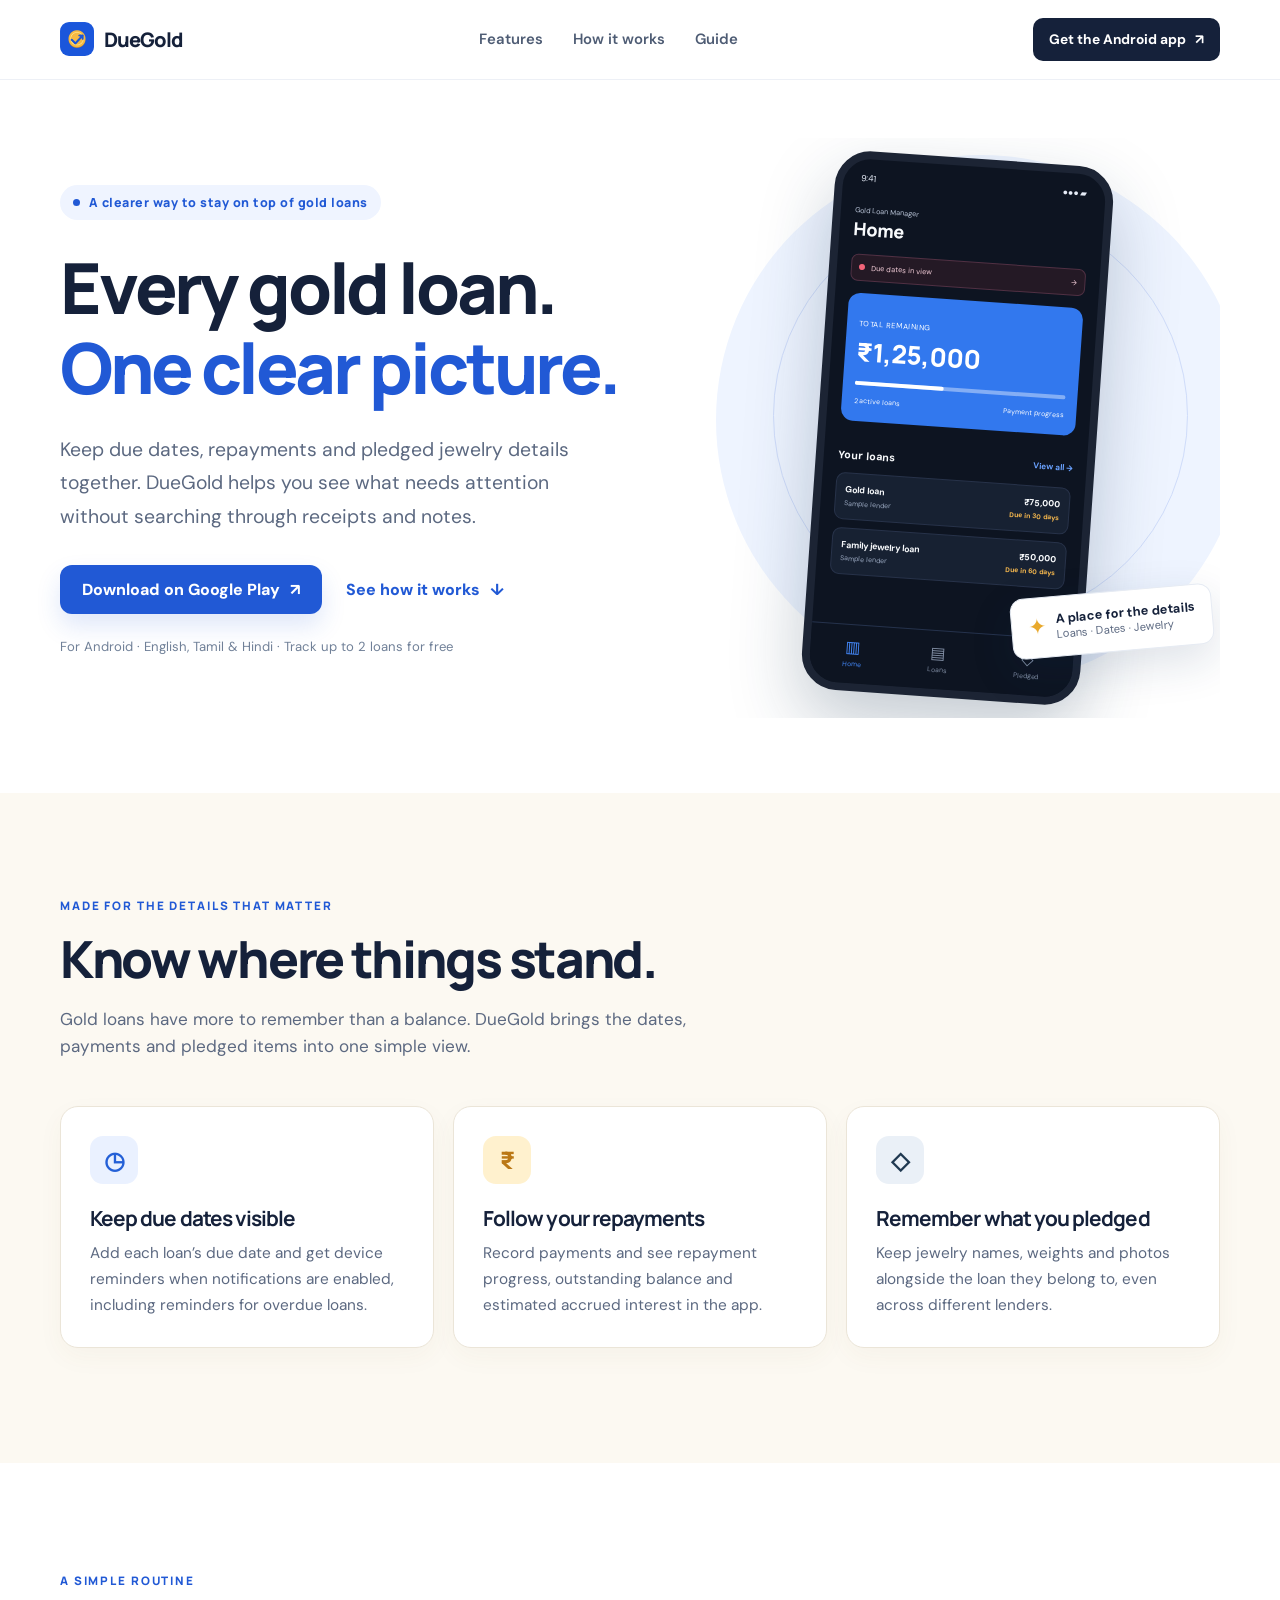
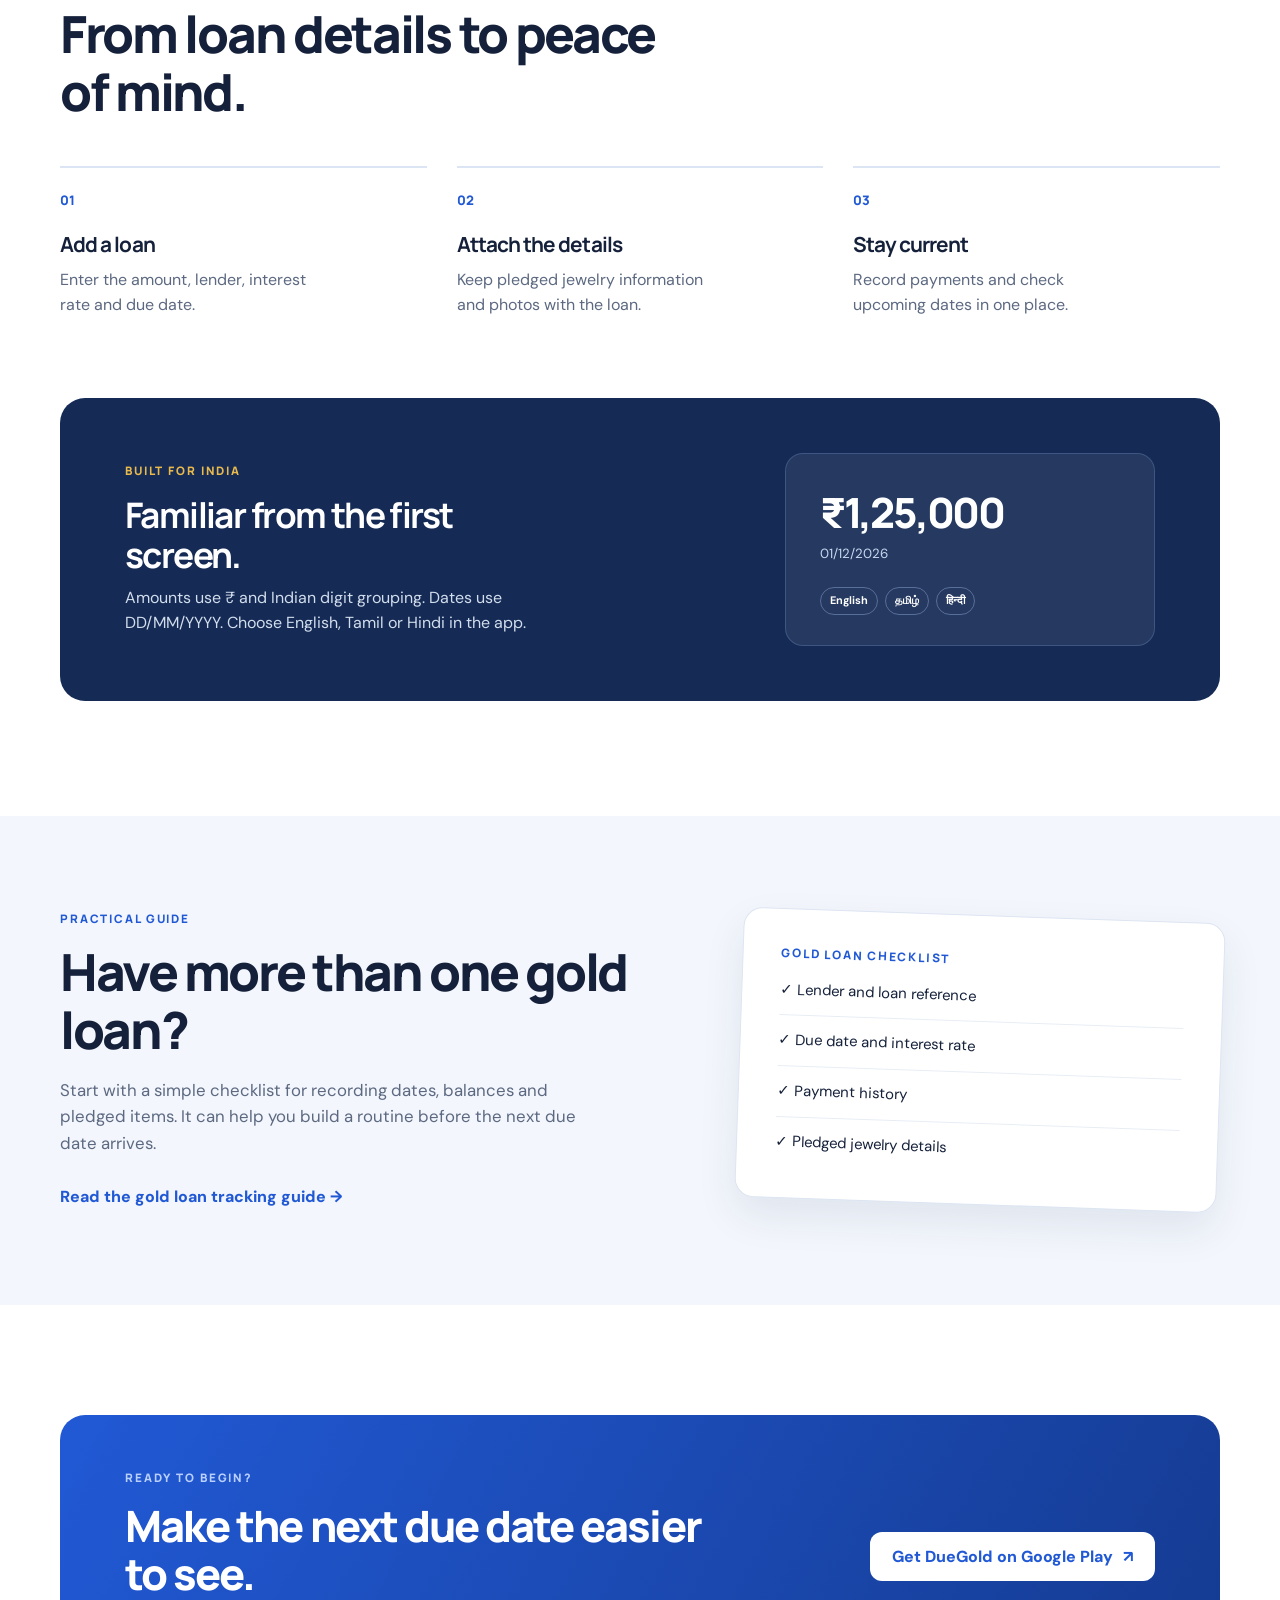
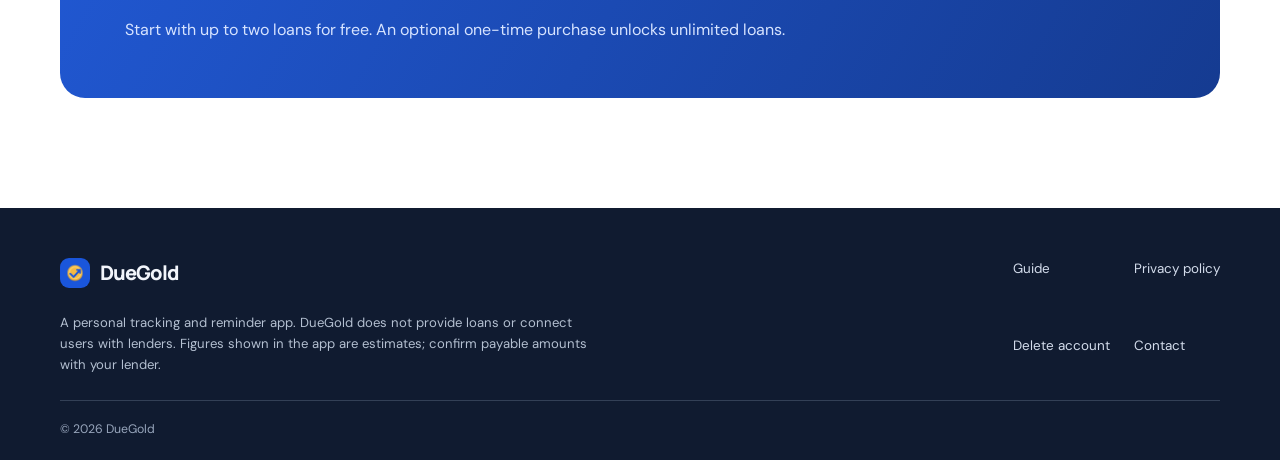
<file: index.html>
<!doctype html>
<html lang="en-IN">
<head>
  <meta charset="utf-8">
  <meta name="viewport" content="width=device-width, initial-scale=1">
  <meta name="google-site-verification" content="Ffd6RUk6Vsh6X3UzP-5JB0_w6zdwFNyDLYtehbl4Mmo">
  <title>DueGold — Gold Loan Tracker for India | Due Dates, Payments & Jewelry</title>
  <meta name="description" content="Track gold loan due dates, repayments, estimated interest and pledged jewelry in one place. DueGold is an Android gold loan tracker for India, available in English, Tamil and Hindi.">
  <link rel="canonical" href="https://docs.sathyadev.in/">
  <link rel="icon" href="/assets/icon.png" type="image/png">
  <link rel="stylesheet" href="/assets/style.css">
  <meta property="og:type" content="website">
  <meta property="og:title" content="DueGold — Keep every gold loan in view">
  <meta property="og:description" content="Track due dates, repayments and pledged jewelry with DueGold for Android.">
  <meta property="og:url" content="https://docs.sathyadev.in/">
  <meta property="og:image" content="https://docs.sathyadev.in/assets/icon.png">
  <script type="application/ld+json">{"@context":"https://schema.org","@type":"SoftwareApplication","name":"DueGold: Gold Loan Tracker","applicationCategory":"FinanceApplication","operatingSystem":"Android","description":"A personal tracker for gold loan due dates, repayments, estimated interest and pledged jewelry.","url":"https://docs.sathyadev.in/","downloadUrl":"https://play.google.com/store/apps/details?id=com.raysathyajith.loantracker"}</script>
</head>
<body>
  <header class="site-header">
    <div class="wrap nav">
      <a class="brand" href="/" aria-label="DueGold home"><img src="/assets/icon.png" alt="" width="34" height="34"><span>DueGold</span></a>
      <nav aria-label="Main navigation"><a href="#features">Features</a><a href="#how-it-works">How it works</a><a href="/guides/track-gold-loan-due-dates.html">Guide</a></nav>
      <a class="nav-cta" href="https://play.google.com/store/apps/details?id=com.raysathyajith.loantracker">Get the Android app <span aria-hidden="true">↗</span></a>
    </div>
  </header>

  <main>
    <section class="hero wrap">
      <div class="hero-copy">
        <div class="eyebrow"><span class="eyebrow-dot"></span> A clearer way to stay on top of gold loans</div>
        <h1>Every gold loan.<br><em>One clear picture.</em></h1>
        <p class="lead">Keep due dates, repayments and pledged jewelry details together. DueGold helps you see what needs attention without searching through receipts and notes.</p>
        <div class="hero-actions"><a class="button button-primary" href="https://play.google.com/store/apps/details?id=com.raysathyajith.loantracker">Download on Google Play <span aria-hidden="true">↗</span></a><a class="button button-text" href="#how-it-works">See how it works <span aria-hidden="true">↓</span></a></div>
        <p class="hero-note">For Android · English, Tamil & Hindi · Track up to 2 loans for free</p>
      </div>
      <div class="hero-art" aria-label="Illustration of a DueGold loan overview using sample information">
        <div class="orbit orbit-one"></div><div class="orbit orbit-two"></div>
        <div class="phone">
          <div class="phone-top"><span>9:41</span><span>●●● ▰</span></div>
          <div class="phone-content">
            <div class="phone-greeting">Gold Loan Manager</div><div class="phone-title">Home</div>
            <div class="phone-alert"><span class="alert-dot"></span> Due dates in view <span>→</span></div>
            <div class="balance-card"><span>TOTAL REMAINING</span><strong>₹1,25,000</strong><div class="balance-track"><i></i></div><div class="balance-bottom"><span>2 active loans</span><span>Payment progress</span></div></div>
            <div class="phone-section-title">Your loans <span>View all →</span></div>
            <div class="sample-loan"><div><strong>Gold loan</strong><small>Sample lender</small></div><div class="loan-value">₹75,000<small>Due in 30 days</small></div></div>
            <div class="sample-loan"><div><strong>Family jewelry loan</strong><small>Sample lender</small></div><div class="loan-value">₹50,000<small>Due in 60 days</small></div></div>
          </div>
          <div class="phone-tabs"><span class="selected">▥<small>Home</small></span><span>▤<small>Loans</small></span><span>◇<small>Pledged</small></span></div>
        </div>
        <div class="float-card"><span>✦</span><div><strong>A place for the details</strong><small>Loans · Dates · Jewelry</small></div></div>
      </div>
    </section>

    <section class="problem-section" id="features"><div class="wrap">
      <div class="section-intro"><span class="kicker">MADE FOR THE DETAILS THAT MATTER</span><h2>Know where things stand.</h2><p>Gold loans have more to remember than a balance. DueGold brings the dates, payments and pledged items into one simple view.</p></div>
      <div class="feature-grid">
        <article class="feature"><div class="feature-icon blue">◷</div><h3>Keep due dates visible</h3><p>Add each loan’s due date and get device reminders when notifications are enabled, including reminders for overdue loans.</p></article>
        <article class="feature"><div class="feature-icon gold">₹</div><h3>Follow your repayments</h3><p>Record payments and see repayment progress, outstanding balance and estimated accrued interest in the app.</p></article>
        <article class="feature"><div class="feature-icon navy">◇</div><h3>Remember what you pledged</h3><p>Keep jewelry names, weights and photos alongside the loan they belong to, even across different lenders.</p></article>
      </div>
    </div></section>

    <section class="flow-section wrap" id="how-it-works"><div class="section-intro narrow"><span class="kicker">A SIMPLE ROUTINE</span><h2>From loan details to peace of mind.</h2></div>
      <div class="steps"><div class="step"><span>01</span><h3>Add a loan</h3><p>Enter the amount, lender, interest rate and due date.</p></div><div class="step"><span>02</span><h3>Attach the details</h3><p>Keep pledged jewelry information and photos with the loan.</p></div><div class="step"><span>03</span><h3>Stay current</h3><p>Record payments and check upcoming dates in one place.</p></div></div>
      <div class="local-card"><div><span class="kicker">BUILT FOR INDIA</span><h3>Familiar from the first screen.</h3><p>Amounts use ₹ and Indian digit grouping. Dates use DD/MM/YYYY. Choose English, Tamil or Hindi in the app.</p></div><div class="local-visual"><span>₹1,25,000</span><small>01/12/2026</small><div class="language-pills"><b>English</b><b>தமிழ்</b><b>हिन्दी</b></div></div></div>
    </section>

    <section class="guide-section"><div class="wrap guide-layout"><div><span class="kicker">PRACTICAL GUIDE</span><h2>Have more than one gold loan?</h2><p>Start with a simple checklist for recording dates, balances and pledged items. It can help you build a routine before the next due date arrives.</p><a class="text-link" href="/guides/track-gold-loan-due-dates.html">Read the gold loan tracking guide <span aria-hidden="true">→</span></a></div><div class="guide-paper" aria-hidden="true"><span>GOLD LOAN CHECKLIST</span><p>✓ Lender and loan reference</p><p>✓ Due date and interest rate</p><p>✓ Payment history</p><p>✓ Pledged jewelry details</p></div></div></section>

    <section class="cta-section wrap"><div><span class="kicker">READY TO BEGIN?</span><h2>Make the next due date easier to see.</h2><p>Start with up to two loans for free. An optional one-time purchase unlocks unlimited loans.</p></div><a class="button button-white" href="https://play.google.com/store/apps/details?id=com.raysathyajith.loantracker">Get DueGold on Google Play <span aria-hidden="true">↗</span></a></section>
  </main>
  <footer><div class="wrap footer-inner"><div><a class="brand" href="/"><img src="/assets/icon.png" alt="" width="30" height="30"><span>DueGold</span></a><p>A personal tracking and reminder app. DueGold does not provide loans or connect users with lenders. Figures shown in the app are estimates; confirm payable amounts with your lender.</p></div><div class="footer-links"><a href="/guides/track-gold-loan-due-dates.html">Guide</a><a href="/privacy-policy.html">Privacy policy</a><a href="/delete-account.html">Delete account</a><a href="mailto:sathyajithray.n@gmail.com">Contact</a></div></div><div class="wrap copyright">© 2026 DueGold</div></footer>
</body>
</html>
</file>
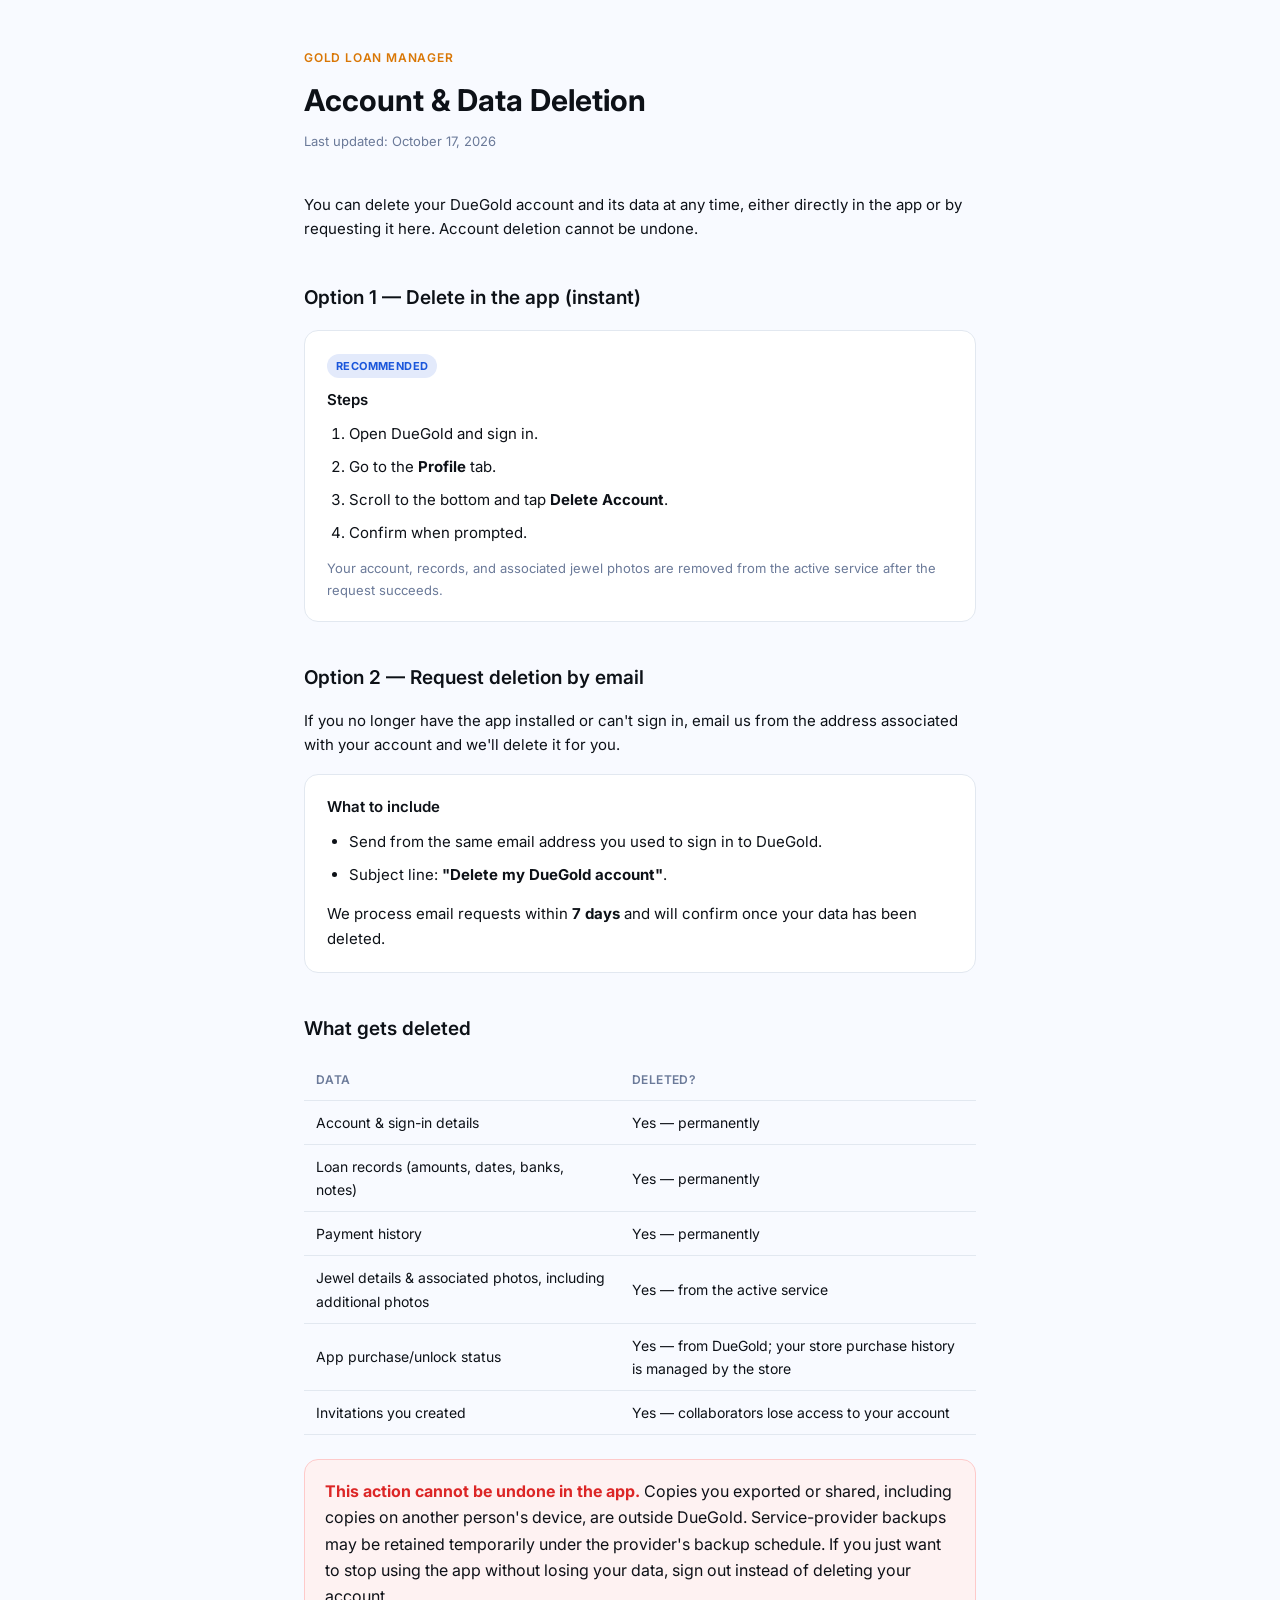
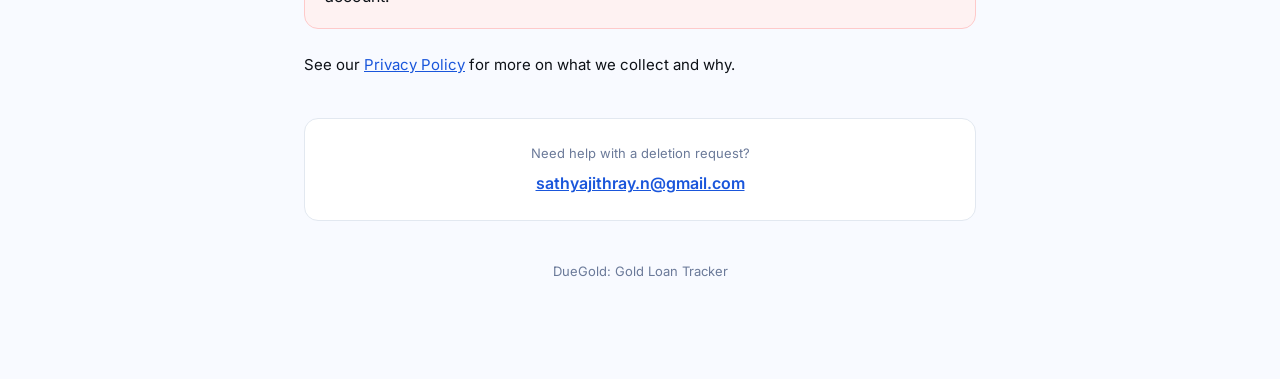
<file: delete-account.html>
<!doctype html>
<html lang="en">
<head>
<meta charset="utf-8">
<meta name="viewport" content="width=device-width, initial-scale=1">
<title>Account & Data Deletion — DueGold: Gold Loan Tracker</title>
<link rel="preconnect" href="https://fonts.googleapis.com">
<link href="https://fonts.googleapis.com/css2?family=Inter:wght@400;500;600;700&display=swap" rel="stylesheet">
<style>
  :root {
    --bg: #f8faff;
    --fg: #0d1117;
    --muted: #6b7a99;
    --card: #ffffff;
    --border: #e2e8f0;
    --primary: #1a56db;
    --accent: #d97706;
    --danger: #dc2626;
    --danger-bg: #fef2f2;
    --danger-border: #fecaca;
  }
  @media (prefers-color-scheme: dark) {
    :root {
      --bg: #0b0f1a;
      --fg: #f1f5f9;
      --muted: #94a3b8;
      --card: #151b28;
      --border: #263143;
      --primary: #3b82f6;
      --accent: #f59e0b;
      --danger: #f87171;
      --danger-bg: #2a1414;
      --danger-border: #5b2323;
    }
  }
  * { box-sizing: border-box; }
  body {
    margin: 0;
    background: var(--bg);
    color: var(--fg);
    font-family: 'Inter', system-ui, -apple-system, sans-serif;
    line-height: 1.65;
  }
  .wrap { max-width: 720px; margin: 0 auto; padding: 48px 24px 96px; }
  .eyebrow { color: var(--accent); font-size: 12px; font-weight: 600; letter-spacing: 0.8px; text-transform: uppercase; margin-bottom: 8px; }
  h1 { font-size: 30px; font-weight: 700; margin: 0 0 6px; }
  .updated { color: var(--muted); font-size: 13px; margin-bottom: 40px; }
  h2 { font-size: 19px; font-weight: 600; margin: 40px 0 12px; }
  p, li { color: var(--fg); font-size: 15px; }
  ul, ol { padding-left: 22px; margin: 10px 0; }
  li { margin-bottom: 8px; }
  a { color: var(--primary); }
  .steps {
    background: var(--card);
    border: 1px solid var(--border);
    border-radius: 14px;
    padding: 20px 22px;
    margin: 16px 0;
  }
  .steps h3 { margin: 0 0 10px; font-size: 15px; font-weight: 600; }
  .badge {
    display: inline-block;
    font-size: 11px;
    font-weight: 700;
    letter-spacing: 0.4px;
    text-transform: uppercase;
    padding: 3px 9px;
    border-radius: 999px;
    background: rgba(26, 86, 219, 0.12);
    color: var(--primary);
    margin-bottom: 10px;
  }
  .danger-box {
    background: var(--danger-bg);
    border: 1px solid var(--danger-border);
    border-radius: 14px;
    padding: 18px 20px;
    margin: 24px 0;
  }
  .danger-box strong { color: var(--danger); }
  .contact {
    background: var(--card);
    border: 1px solid var(--border);
    border-radius: 14px;
    padding: 24px;
    margin-top: 40px;
    text-align: center;
  }
  .contact a { font-weight: 600; }
  footer { margin-top: 40px; color: var(--muted); font-size: 13px; text-align: center; }
  table { width: 100%; border-collapse: collapse; margin: 16px 0; font-size: 14px; }
  th, td { text-align: left; padding: 10px 12px; border-bottom: 1px solid var(--border); }
  th { color: var(--muted); font-weight: 600; font-size: 12px; text-transform: uppercase; letter-spacing: 0.4px; }
</style>
</head>
<body>
<div class="wrap">
  <div class="eyebrow">Gold Loan Manager</div>
  <h1>Account &amp; Data Deletion</h1>
  <div class="updated">Last updated: October 17, 2026</div>

  <p>
    You can delete your DueGold account and its data at any time,
    either directly in the app or by requesting it here. Account deletion cannot be undone.
  </p>

  <h2>Option 1 — Delete in the app (instant)</h2>
  <div class="steps">
    <span class="badge">Recommended</span>
    <h3>Steps</h3>
    <ol>
      <li>Open DueGold and sign in.</li>
      <li>Go to the <strong>Profile</strong> tab.</li>
      <li>Scroll to the bottom and tap <strong>Delete Account</strong>.</li>
      <li>Confirm when prompted.</li>
    </ol>
    <p style="margin-bottom:0; color: var(--muted); font-size: 13px;">
      Your account, records, and associated jewel photos are removed from the active service after the request succeeds.
    </p>
  </div>

  <h2>Option 2 — Request deletion by email</h2>
  <p>
    If you no longer have the app installed or can't sign in, email us from the address associated
    with your account and we'll delete it for you.
  </p>
  <div class="steps">
    <h3>What to include</h3>
    <ul>
      <li>Send from the same email address you used to sign in to DueGold.</li>
      <li>Subject line: <strong>"Delete my DueGold account"</strong>.</li>
    </ul>
    <p style="margin-bottom:0;">
      We process email requests within <strong>7 days</strong> and will confirm once your data has
      been deleted.
    </p>
  </div>

  <h2>What gets deleted</h2>
  <table>
    <tr><th>Data</th><th>Deleted?</th></tr>
    <tr><td>Account &amp; sign-in details</td><td>Yes — permanently</td></tr>
    <tr><td>Loan records (amounts, dates, banks, notes)</td><td>Yes — permanently</td></tr>
    <tr><td>Payment history</td><td>Yes — permanently</td></tr>
    <tr><td>Jewel details &amp; associated photos, including additional photos</td><td>Yes — from the active service</td></tr>
    <tr><td>App purchase/unlock status</td><td>Yes — from DueGold; your store purchase history is managed by the store</td></tr>
    <tr><td>Invitations you created</td><td>Yes — collaborators lose access to your account</td></tr>
  </table>

  <div class="danger-box">
    <strong>This action cannot be undone in the app.</strong> Copies you exported or shared, including
    copies on another person's device, are outside DueGold. Service-provider backups may be retained
    temporarily under the provider's backup schedule. If you just want to stop using the app without
    losing your data, sign out instead of deleting your account.
  </div>

  <p>
    See our <a href="./privacy-policy.html">Privacy Policy</a> for more on what we collect and why.
  </p>

  <div class="contact">
    <div style="margin-bottom:6px; color: var(--muted); font-size: 13px;">Need help with a deletion request?</div>
    <a href="mailto:sathyajithray.n@gmail.com">sathyajithray.n@gmail.com</a>
  </div>

  <footer>DueGold: Gold Loan Tracker</footer>
</div>
</body>
</html>
</file>
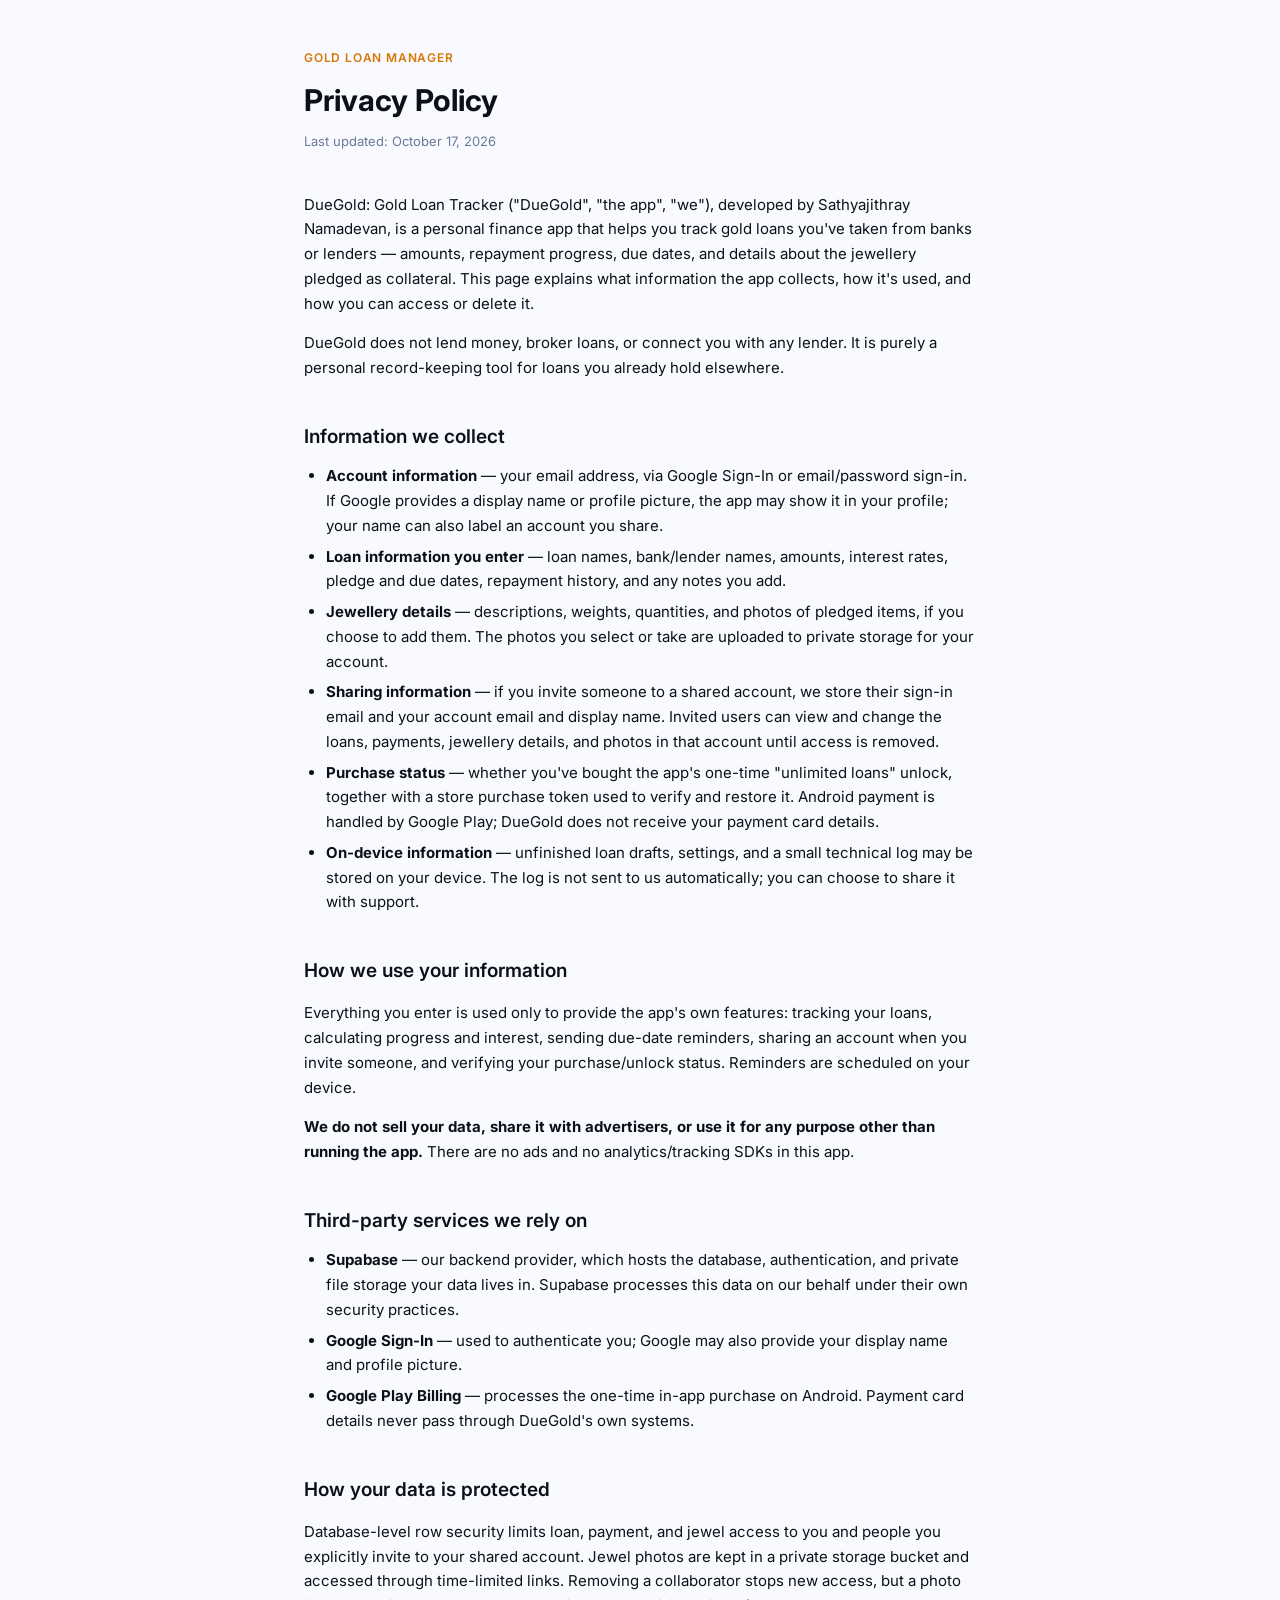
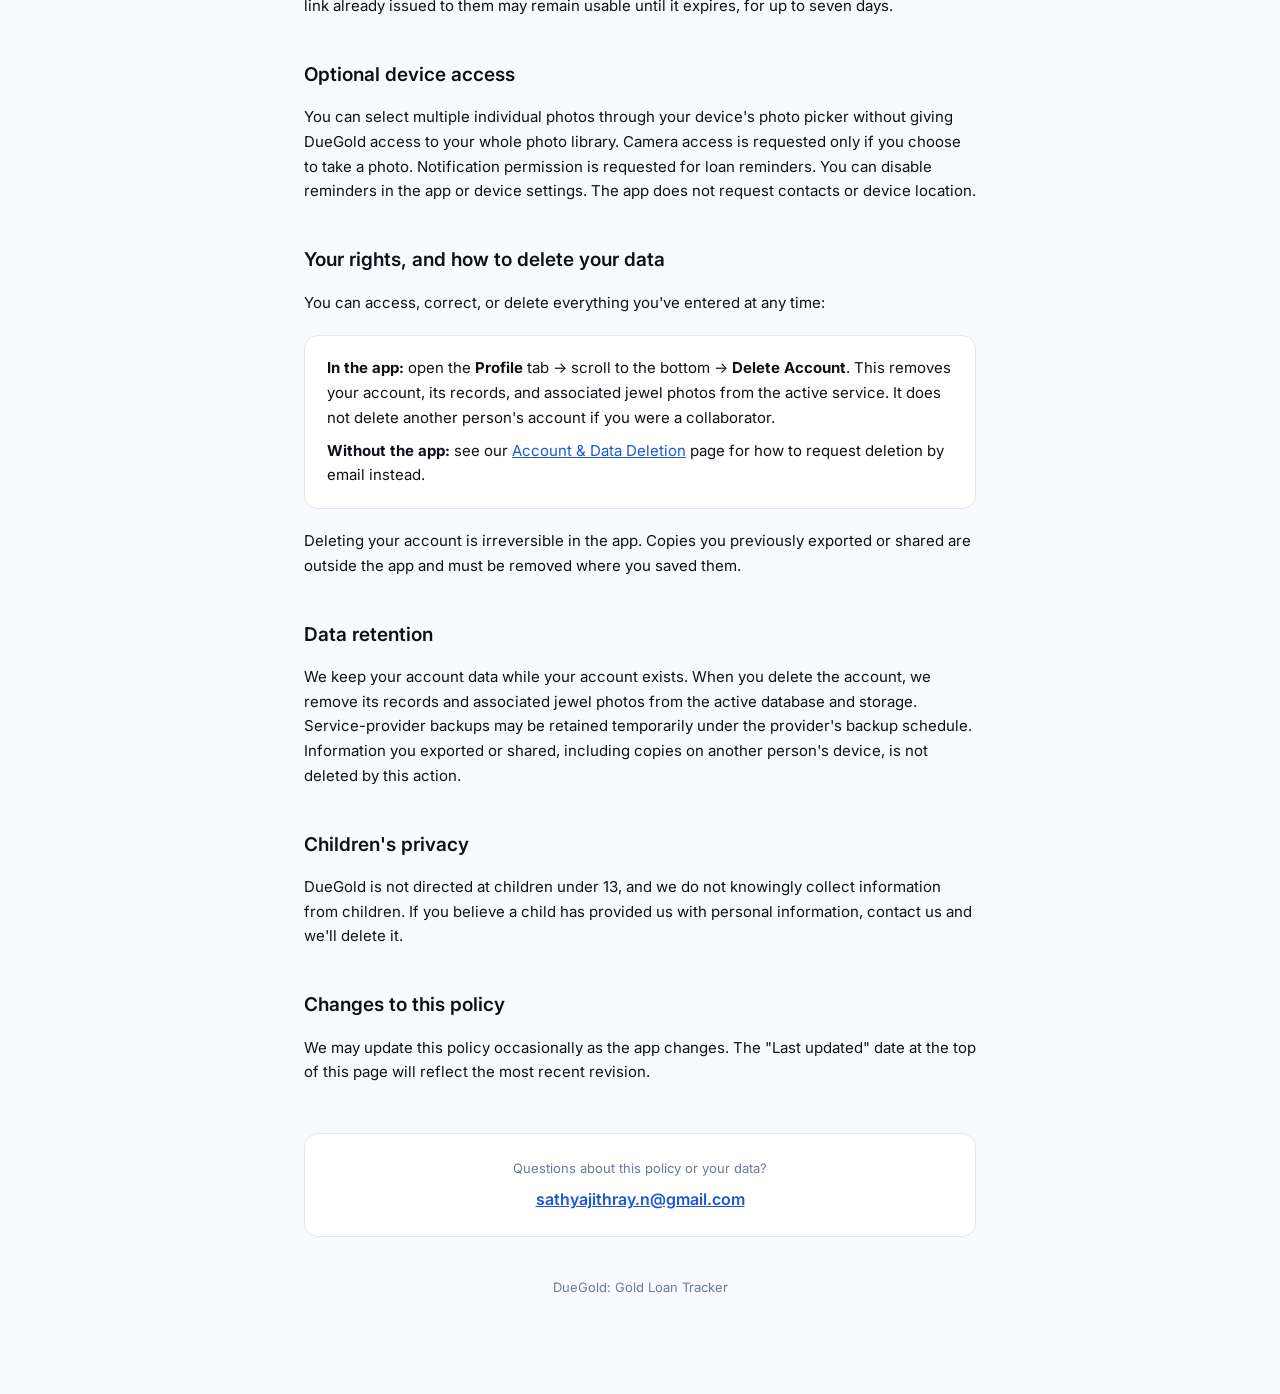
<file: privacy-policy.html>
<!doctype html>
<html lang="en">
<head>
<meta charset="utf-8">
<meta name="viewport" content="width=device-width, initial-scale=1">
<title>Privacy Policy — DueGold: Gold Loan Tracker</title>
<link rel="preconnect" href="https://fonts.googleapis.com">
<link href="https://fonts.googleapis.com/css2?family=Inter:wght@400;500;600;700&display=swap" rel="stylesheet">
<style>
  :root {
    --bg: #f8faff;
    --fg: #0d1117;
    --muted: #6b7a99;
    --card: #ffffff;
    --border: #e2e8f0;
    --primary: #1a56db;
    --accent: #d97706;
  }
  @media (prefers-color-scheme: dark) {
    :root {
      --bg: #0b0f1a;
      --fg: #f1f5f9;
      --muted: #94a3b8;
      --card: #151b28;
      --border: #263143;
      --primary: #3b82f6;
      --accent: #f59e0b;
    }
  }
  * { box-sizing: border-box; }
  body {
    margin: 0;
    background: var(--bg);
    color: var(--fg);
    font-family: 'Inter', system-ui, -apple-system, sans-serif;
    line-height: 1.65;
  }
  .wrap { max-width: 720px; margin: 0 auto; padding: 48px 24px 96px; }
  .eyebrow { color: var(--accent); font-size: 12px; font-weight: 600; letter-spacing: 0.8px; text-transform: uppercase; margin-bottom: 8px; }
  h1 { font-size: 30px; font-weight: 700; margin: 0 0 6px; }
  .updated { color: var(--muted); font-size: 13px; margin-bottom: 40px; }
  h2 { font-size: 19px; font-weight: 600; margin: 40px 0 12px; }
  p, li { color: var(--fg); font-size: 15px; }
  ul { padding-left: 22px; margin: 10px 0; }
  li { margin-bottom: 6px; }
  a { color: var(--primary); }
  .card {
    background: var(--card);
    border: 1px solid var(--border);
    border-radius: 14px;
    padding: 20px 22px;
    margin: 20px 0;
  }
  .contact {
    background: var(--card);
    border: 1px solid var(--border);
    border-radius: 14px;
    padding: 24px;
    margin-top: 48px;
    text-align: center;
  }
  .contact a { font-weight: 600; }
  footer { margin-top: 40px; color: var(--muted); font-size: 13px; text-align: center; }
</style>
</head>
<body>
<div class="wrap">
  <div class="eyebrow">Gold Loan Manager</div>
  <h1>Privacy Policy</h1>
  <div class="updated">Last updated: October 17, 2026</div>

  <p>
    DueGold: Gold Loan Tracker ("DueGold", "the app", "we"), developed by Sathyajithray Namadevan, is a personal finance app that helps you
    track gold loans you've taken from banks or lenders — amounts, repayment progress, due dates, and
    details about the jewellery pledged as collateral. This page explains what information the app
    collects, how it's used, and how you can access or delete it.
  </p>
  <p>
    DueGold does not lend money, broker loans, or connect you with any lender. It is purely a
    personal record-keeping tool for loans you already hold elsewhere.
  </p>

  <h2>Information we collect</h2>
  <ul>
    <li><strong>Account information</strong> — your email address, via Google Sign-In or email/password sign-in. If Google provides a display name or profile picture, the app may show it in your profile; your name can also label an account you share.</li>
    <li><strong>Loan information you enter</strong> — loan names, bank/lender names, amounts, interest rates, pledge and due dates, repayment history, and any notes you add.</li>
    <li><strong>Jewellery details</strong> — descriptions, weights, quantities, and photos of pledged items, if you choose to add them. The photos you select or take are uploaded to private storage for your account.</li>
    <li><strong>Sharing information</strong> — if you invite someone to a shared account, we store their sign-in email and your account email and display name. Invited users can view and change the loans, payments, jewellery details, and photos in that account until access is removed.</li>
    <li><strong>Purchase status</strong> — whether you've bought the app's one-time "unlimited loans" unlock, together with a store purchase token used to verify and restore it. Android payment is handled by Google Play; DueGold does not receive your payment card details.</li>
    <li><strong>On-device information</strong> — unfinished loan drafts, settings, and a small technical log may be stored on your device. The log is not sent to us automatically; you can choose to share it with support.</li>
  </ul>

  <h2>How we use your information</h2>
  <p>
    Everything you enter is used only to provide the app's own features: tracking your loans, calculating
    progress and interest, sending due-date reminders, sharing an account when you invite someone,
    and verifying your purchase/unlock status. Reminders are scheduled on your device.
  </p>
  <p><strong>We do not sell your data, share it with advertisers, or use it for any purpose other than
    running the app.</strong> There are no ads and no analytics/tracking SDKs in this app.</p>

  <h2>Third-party services we rely on</h2>
  <ul>
    <li><strong>Supabase</strong> — our backend provider, which hosts the database, authentication, and private file storage your data lives in. Supabase processes this data on our behalf under their own security practices.</li>
    <li><strong>Google Sign-In</strong> — used to authenticate you; Google may also provide your display name and profile picture.</li>
    <li><strong>Google Play Billing</strong> — processes the one-time in-app purchase on Android. Payment card details never pass through DueGold's own systems.</li>
  </ul>

  <h2>How your data is protected</h2>
  <p>
    Database-level row security limits loan, payment, and jewel access to you and people you explicitly
    invite to your shared account. Jewel photos are kept in a private storage bucket and accessed through
    time-limited links. Removing a collaborator stops new access, but a photo link already issued to them
    may remain usable until it expires, for up to seven days.
  </p>

  <h2>Optional device access</h2>
  <p>
    You can select multiple individual photos through your device's photo picker without giving DueGold
    access to your whole photo library. Camera access is requested only if you choose to take a photo.
    Notification permission is requested for loan reminders. You can disable reminders in the app or
    device settings. The app does not request contacts or device location.
  </p>

  <h2>Your rights, and how to delete your data</h2>
  <p>You can access, correct, or delete everything you've entered at any time:</p>
  <div class="card">
    <p style="margin:0 0 8px;"><strong>In the app:</strong> open the <strong>Profile</strong> tab → scroll to the bottom → <strong>Delete Account</strong>. This removes your account, its records, and associated jewel photos from the active service. It does not delete another person's account if you were a collaborator.</p>
    <p style="margin:0;"><strong>Without the app:</strong> see our <a href="./delete-account.html">Account &amp; Data Deletion</a> page for how to request deletion by email instead.</p>
  </div>
  <p>Deleting your account is irreversible in the app. Copies you previously exported or shared are outside the app and must be removed where you saved them.</p>

  <h2>Data retention</h2>
  <p>
    We keep your account data while your account exists. When you delete the account, we remove its
    records and associated jewel photos from the active database and storage. Service-provider backups
    may be retained temporarily under the provider's backup schedule. Information you exported or
    shared, including copies on another person's device, is not deleted by this action.
  </p>

  <h2>Children's privacy</h2>
  <p>
    DueGold is not directed at children under 13, and we do not knowingly collect information from
    children. If you believe a child has provided us with personal information, contact us and we'll
    delete it.
  </p>

  <h2>Changes to this policy</h2>
  <p>
    We may update this policy occasionally as the app changes. The "Last updated" date at the top of
    this page will reflect the most recent revision.
  </p>

  <div class="contact">
    <div style="margin-bottom:6px; color: var(--muted); font-size: 13px;">Questions about this policy or your data?</div>
    <a href="mailto:sathyajithray.n@gmail.com">sathyajithray.n@gmail.com</a>
  </div>

  <footer>DueGold: Gold Loan Tracker</footer>
</div>
</body>
</html>
</file>
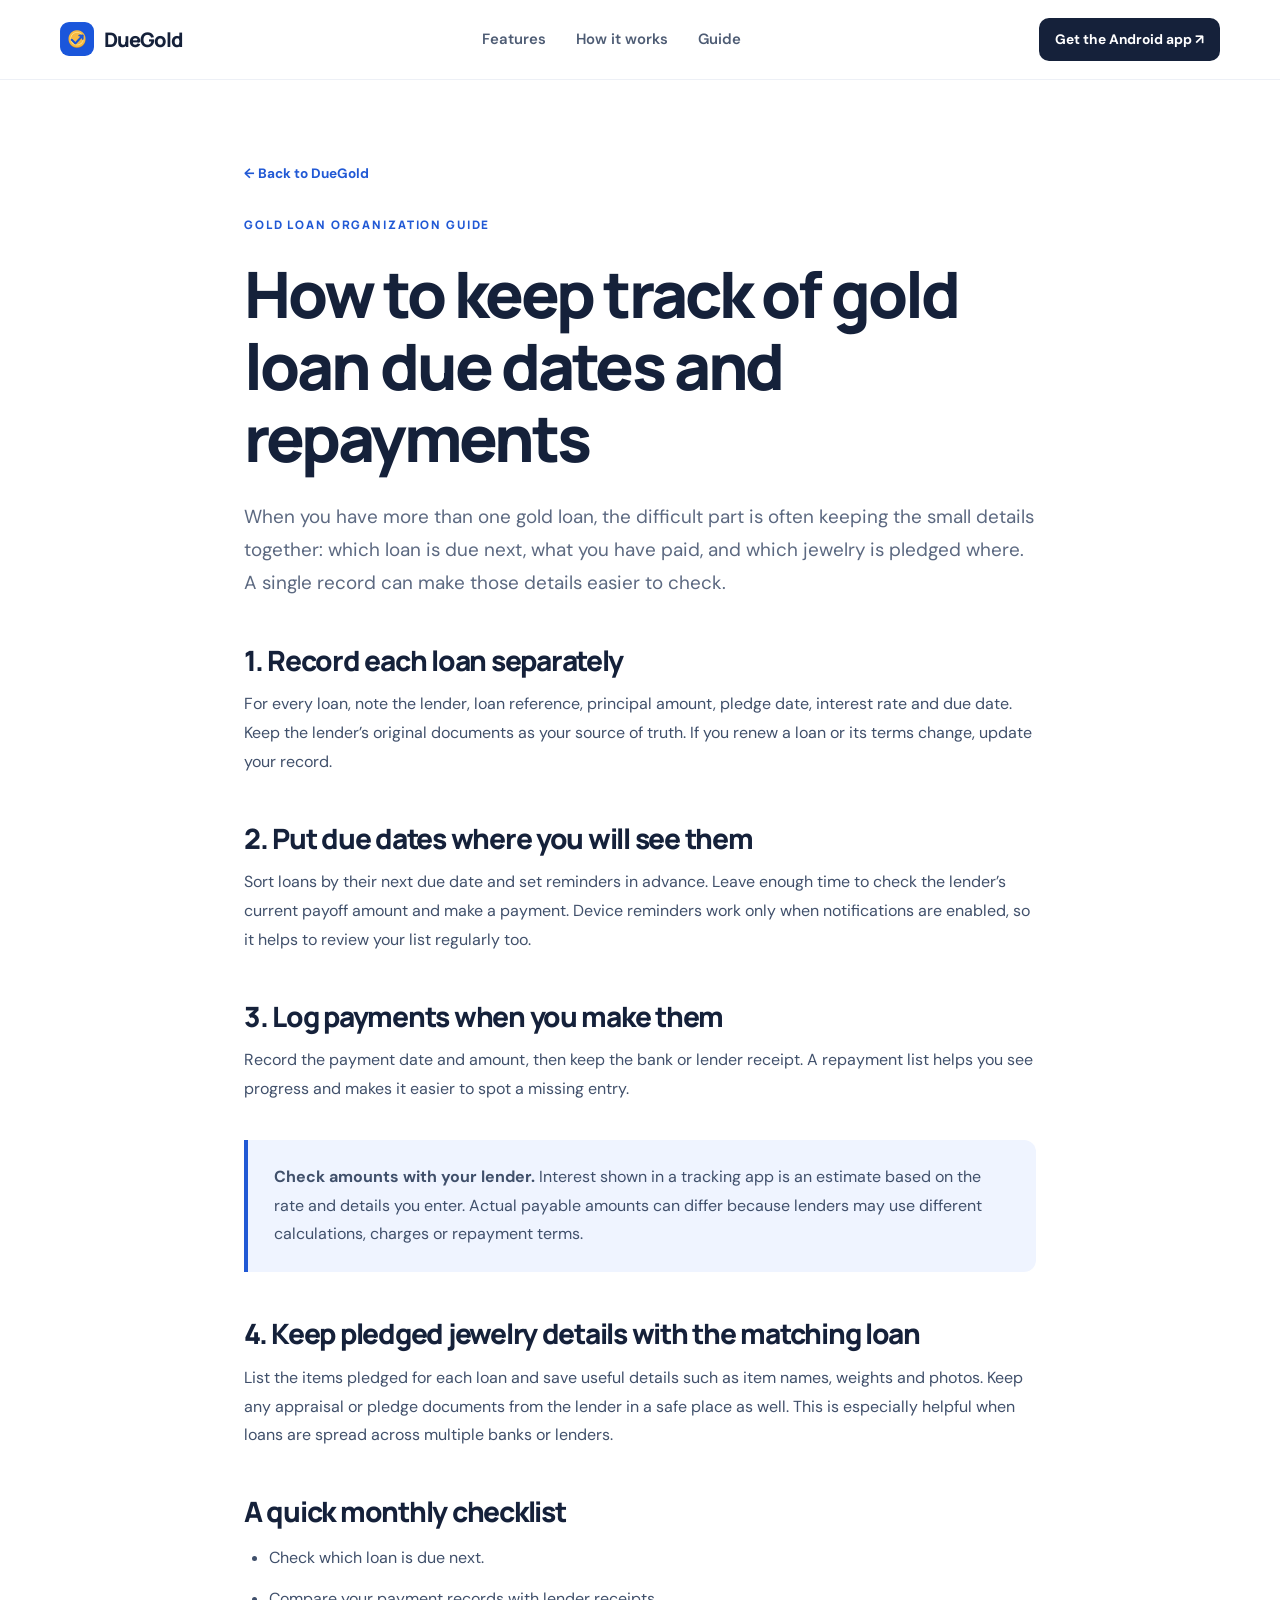
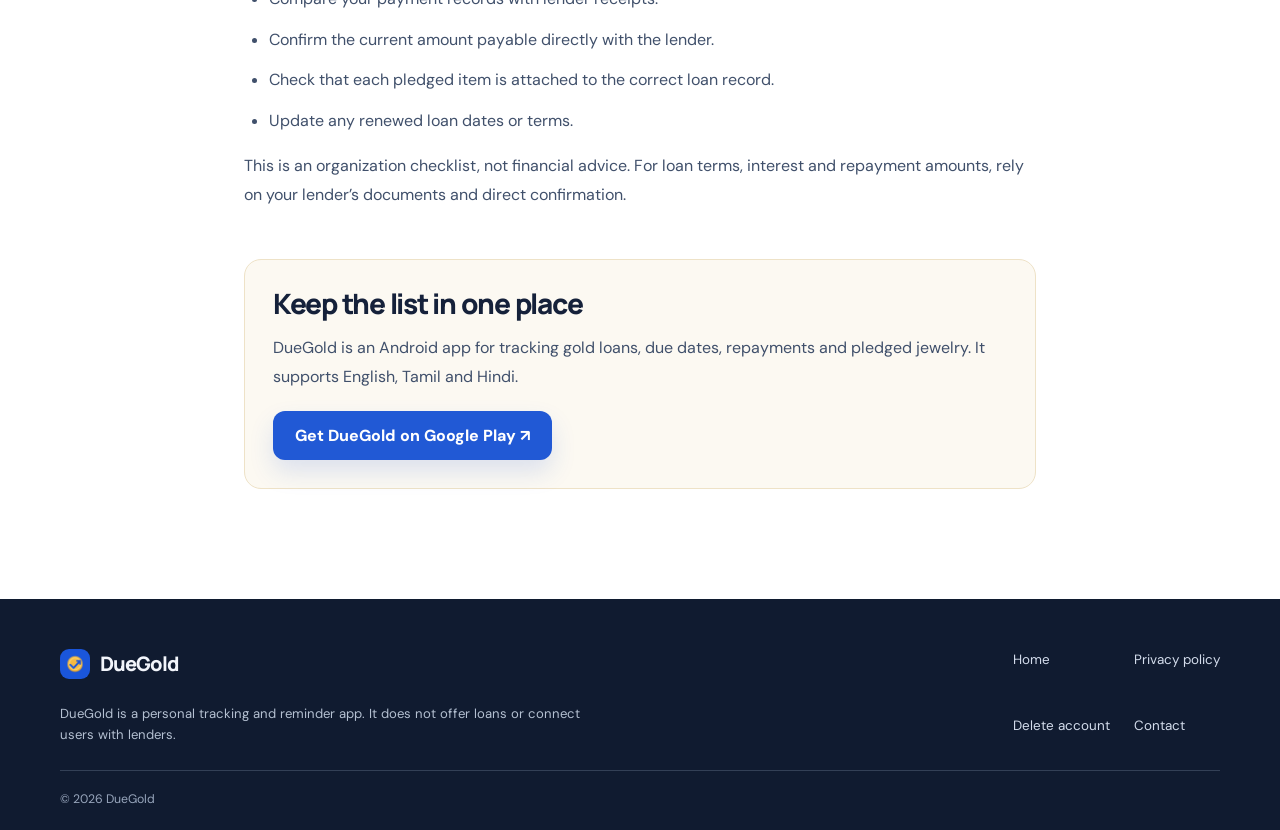
<file: guides/track-gold-loan-due-dates.html>
<!doctype html>
<html lang="en-IN">
<head>
  <meta charset="utf-8"><meta name="viewport" content="width=device-width, initial-scale=1">
  <title>How to Track Gold Loan Due Dates and Repayments | DueGold</title>
  <meta name="description" content="A practical checklist for keeping track of multiple gold loan due dates, payments, interest estimates and pledged jewelry details in India.">
  <link rel="canonical" href="https://docs.sathyadev.in/guides/track-gold-loan-due-dates.html">
  <link rel="icon" href="/assets/icon.png" type="image/png"><link rel="stylesheet" href="/assets/style.css">
  <meta property="og:type" content="article"><meta property="og:title" content="How to track gold loan due dates and repayments"><meta property="og:description" content="A simple checklist for keeping gold loan information organized."><meta property="og:url" content="https://docs.sathyadev.in/guides/track-gold-loan-due-dates.html">
</head>
<body>
  <header class="site-header"><div class="wrap nav"><a class="brand" href="/"><img src="/assets/icon.png" alt="" width="34" height="34"><span>DueGold</span></a><nav aria-label="Main navigation"><a href="/#features">Features</a><a href="/#how-it-works">How it works</a><a href="/guides/track-gold-loan-due-dates.html" aria-current="page">Guide</a></nav><a class="nav-cta" href="https://play.google.com/store/apps/details?id=com.raysathyajith.loantracker">Get the Android app ↗</a></div></header>
  <main class="article-main">
    <a class="back-link" href="/">← Back to DueGold</a>
    <span class="kicker" style="margin-top:31px">GOLD LOAN ORGANIZATION GUIDE</span>
    <h1>How to keep track of gold loan due dates and repayments</h1>
    <p class="article-lead">When you have more than one gold loan, the difficult part is often keeping the small details together: which loan is due next, what you have paid, and which jewelry is pledged where. A single record can make those details easier to check.</p>

    <h2>1. Record each loan separately</h2>
    <p>For every loan, note the lender, loan reference, principal amount, pledge date, interest rate and due date. Keep the lender’s original documents as your source of truth. If you renew a loan or its terms change, update your record.</p>

    <h2>2. Put due dates where you will see them</h2>
    <p>Sort loans by their next due date and set reminders in advance. Leave enough time to check the lender’s current payoff amount and make a payment. Device reminders work only when notifications are enabled, so it helps to review your list regularly too.</p>

    <h2>3. Log payments when you make them</h2>
    <p>Record the payment date and amount, then keep the bank or lender receipt. A repayment list helps you see progress and makes it easier to spot a missing entry.</p>
    <div class="article-callout"><p><strong>Check amounts with your lender.</strong> Interest shown in a tracking app is an estimate based on the rate and details you enter. Actual payable amounts can differ because lenders may use different calculations, charges or repayment terms.</p></div>

    <h2>4. Keep pledged jewelry details with the matching loan</h2>
    <p>List the items pledged for each loan and save useful details such as item names, weights and photos. Keep any appraisal or pledge documents from the lender in a safe place as well. This is especially helpful when loans are spread across multiple banks or lenders.</p>

    <h2>A quick monthly checklist</h2>
    <ul><li>Check which loan is due next.</li><li>Compare your payment records with lender receipts.</li><li>Confirm the current amount payable directly with the lender.</li><li>Check that each pledged item is attached to the correct loan record.</li><li>Update any renewed loan dates or terms.</li></ul>
    <p>This is an organization checklist, not financial advice. For loan terms, interest and repayment amounts, rely on your lender’s documents and direct confirmation.</p>

    <div class="article-cta"><h2>Keep the list in one place</h2><p>DueGold is an Android app for tracking gold loans, due dates, repayments and pledged jewelry. It supports English, Tamil and Hindi.</p><a class="button button-primary" href="https://play.google.com/store/apps/details?id=com.raysathyajith.loantracker">Get DueGold on Google Play ↗</a></div>
  </main>
  <footer><div class="wrap footer-inner"><div><a class="brand" href="/"><img src="/assets/icon.png" alt="" width="30" height="30"><span>DueGold</span></a><p>DueGold is a personal tracking and reminder app. It does not offer loans or connect users with lenders.</p></div><div class="footer-links"><a href="/">Home</a><a href="/privacy-policy.html">Privacy policy</a><a href="/delete-account.html">Delete account</a><a href="mailto:sathyajithray.n@gmail.com">Contact</a></div></div><div class="wrap copyright">© 2026 DueGold</div></footer>
</body></html>
</file>
<file: assets/style.css>
@import url('https://fonts.googleapis.com/css2?family=DM+Sans:wght@400;500;600;700&family=Manrope:wght@400;500;600;700;800&display=swap');
:root{--ink:#15213a;--muted:#5c6981;--blue:#2159d5;--blue-deep:#123a9b;--gold:#f3b73f;--cream:#fcf9f2;--line:#e4e9f1;--white:#fff}
*{box-sizing:border-box}html{scroll-behavior:smooth}body{margin:0;background:#fff;color:var(--ink);font-family:'DM Sans',sans-serif;font-size:16px;line-height:1.6}a{color:inherit;text-decoration:none}img{display:block;max-width:100%}.wrap{width:min(1160px,calc(100% - 48px));margin-inline:auto}h1,h2,h3,p{margin-top:0}h1,h2,h3{font-family:Manrope,sans-serif;letter-spacing:-.045em;line-height:1.13}h1{font-size:clamp(3rem,5.5vw,5.6rem);font-weight:800;margin-bottom:25px}h1 em{font-style:normal;color:var(--blue)}h2{font-size:clamp(2.25rem,4vw,3.7rem);font-weight:800;margin-bottom:18px}h3{font-size:1.3rem;margin-bottom:10px}.site-header{height:80px;display:flex;align-items:center;border-bottom:1px solid #edf0f6;background:#ffffffed;position:relative;z-index:5}.nav{display:flex;align-items:center;justify-content:space-between;gap:22px}.brand{display:inline-flex;align-items:center;gap:10px;font:800 1.25rem Manrope,sans-serif;letter-spacing:-.05em}.brand img{border-radius:9px}.nav nav{display:flex;gap:30px;color:#4e5c74;font-size:.93rem;font-weight:600}.nav nav a:hover,.footer-links a:hover,.text-link:hover{color:var(--blue)}.nav-cta{background:var(--ink);color:#fff;border-radius:10px;padding:10px 16px;font-size:.86rem;font-weight:700}.nav-cta:hover{background:var(--blue)}.nav-cta span{margin-left:6px}.hero{min-height:680px;display:grid;grid-template-columns:1.07fr .93fr;gap:30px;align-items:center;padding-top:58px;padding-bottom:75px}.hero-copy{position:relative;z-index:2}.eyebrow,.kicker{font:800 .73rem Manrope,sans-serif;letter-spacing:.16em;color:var(--blue);text-transform:uppercase}.eyebrow{display:inline-flex;align-items:center;gap:9px;background:#eff4ff;padding:9px 13px;border-radius:100px;margin-bottom:28px;letter-spacing:.04em;text-transform:none;font-size:.78rem}.eyebrow-dot{width:7px;height:7px;border-radius:50%;background:var(--blue)}.lead{max-width:555px;font-size:1.21rem;color:var(--muted);line-height:1.75;margin-bottom:31px}.hero-actions{display:flex;gap:19px;align-items:center;flex-wrap:wrap}.button{display:inline-flex;align-items:center;justify-content:center;gap:10px;font-weight:800;border-radius:12px;padding:15px 22px;transition:transform .15s,background .15s;line-height:1.2}.button:hover{transform:translateY(-2px)}.button-primary{background:var(--blue);color:#fff;box-shadow:0 12px 25px #2159d525}.button-primary:hover{background:var(--blue-deep)}.button-text{color:var(--blue);padding-left:5px}.hero-note{font-size:.82rem;color:#708098;margin-top:22px}.hero-art{min-height:580px;position:relative;display:flex;align-items:center;justify-content:center;overflow:hidden}.orbit{position:absolute;border-radius:50%}.orbit-one{width:530px;height:530px;background:#eef4ff;left:4%;top:3%}.orbit-two{width:415px;height:415px;border:1px solid #cfdcfa;left:15%;top:12%}.phone{width:279px;height:540px;border:8px solid #1c2434;border-radius:36px;background:#0d1421;color:#f8fafc;box-shadow:0 30px 70px #1c355042;position:relative;z-index:2;transform:rotate(4deg);overflow:hidden}.phone-top{display:flex;justify-content:space-between;padding:12px 18px 0;font-size:.55rem;color:#e6ecf7}.phone-content{padding:20px 14px 0}.phone-greeting{font-size:.45rem;color:#bbc6d9}.phone-title{font:800 1.12rem Manrope,sans-serif;margin-bottom:13px}.phone-alert{border:1px solid #503043;background:#241925;border-radius:7px;color:#f6d0db;padding:7px;font-size:.46rem;display:flex;align-items:center;gap:6px;margin-bottom:12px}.phone-alert span:last-child{margin-left:auto}.alert-dot{width:6px;height:6px;border-radius:50%;background:#f26479}.balance-card{background:#3278ee;border-radius:12px;padding:15px 12px;color:#fff}.balance-card>span{font-size:.47rem;letter-spacing:.07em}.balance-card strong{display:block;font:800 1.6rem Manrope,sans-serif;line-height:1.4}.balance-track{height:4px;background:#ffffff66;border-radius:5px;margin:11px 0 10px}.balance-track i{display:block;width:42%;height:100%;background:#fff;border-radius:5px}.balance-bottom{display:flex;justify-content:space-between;font-size:.43rem}.phone-section-title{display:flex;justify-content:space-between;font-weight:700;font-size:.67rem;margin:26px 0 9px}.phone-section-title span{color:#6aa2ff;font-size:.52rem}.sample-loan{display:flex;justify-content:space-between;background:#172132;border:1px solid #273249;border-radius:9px;padding:10px 9px;margin-bottom:8px;line-height:1.4}.sample-loan strong,.sample-loan small,.loan-value{display:block;font-size:.55rem}.sample-loan small{color:#9caac2;font-size:.43rem;margin-top:3px}.loan-value{text-align:right;font-weight:800}.loan-value small{color:#f0b44d}.phone-tabs{position:absolute;bottom:0;left:0;right:0;display:flex;justify-content:space-around;border-top:1px solid #25324c;background:#0d1421;padding:9px 0 13px;color:#8491a7;font-size:1rem;text-align:center}.phone-tabs small{display:block;font-size:.42rem}.phone-tabs .selected{color:#458bff}.float-card{position:absolute;z-index:3;bottom:66px;right:7px;display:flex;gap:10px;align-items:center;background:#fff;border:1px solid #e6ebf3;box-shadow:0 15px 45px #16305a24;border-radius:13px;padding:12px 16px;transform:rotate(-5deg)}.float-card>span{color:#e9a92c;font-size:1.35rem}.float-card strong,.float-card small{display:block;line-height:1.3}.float-card strong{font-size:.8rem}.float-card small{font-size:.7rem;color:var(--muted)}.problem-section{background:var(--cream);padding:105px 0 115px}.section-intro{max-width:700px;margin-bottom:45px}.section-intro p{max-width:630px;color:var(--muted);font-size:1.07rem}.kicker{display:block;margin-bottom:16px}.feature-grid{display:grid;grid-template-columns:repeat(3,1fr);gap:19px}.feature{padding:29px;background:#fff;border:1px solid #ebe5d8;border-radius:18px;box-shadow:0 9px 26px #6d60360b}.feature p{color:var(--muted);font-size:.96rem;line-height:1.7;margin-bottom:0}.feature-icon{width:48px;height:48px;border-radius:13px;display:flex;justify-content:center;align-items:center;font:800 1.5rem Manrope,sans-serif;margin-bottom:23px}.feature-icon.blue{background:#eaf1ff;color:#2460d7}.feature-icon.gold{background:#fff1ce;color:#bb7815}.feature-icon.navy{background:#eaf0f7;color:#203951}.flow-section{padding-top:110px;padding-bottom:115px}.narrow{max-width:650px}.steps{display:grid;grid-template-columns:repeat(3,1fr);gap:30px;margin-bottom:80px}.step{border-top:2px solid #dce5f4;padding-top:23px}.step>span{font:800 .82rem Manrope,sans-serif;color:var(--blue);display:block;margin-bottom:24px}.step p{max-width:250px;color:var(--muted);margin-bottom:0}.local-card{border-radius:25px;background:#152b55;color:#fff;padding:55px 65px;display:grid;grid-template-columns:1fr 1fr;gap:30px;align-items:center;overflow:hidden}.local-card .kicker{color:#e9b94c}.local-card h3{font-size:2.2rem;max-width:390px}.local-card p{color:#d2dded;max-width:430px;margin-bottom:0}.local-visual{border:1px solid #6580b266;border-radius:18px;background:#ffffff12;padding:30px 34px;justify-self:end;width:min(100%,370px)}.local-visual>span{font:800 2.6rem Manrope,sans-serif;display:block;letter-spacing:-.05em}.local-visual>small{color:#c7d7f0}.language-pills{display:flex;gap:7px;flex-wrap:wrap;margin-top:22px}.language-pills b{border:1px solid #9cb2dc70;border-radius:20px;padding:4px 9px;font-size:.68rem}.guide-section{padding:95px 0;background:#f3f6fc}.guide-layout{display:grid;grid-template-columns:1.1fr .9fr;gap:90px;align-items:center}.guide-layout p{font-size:1.05rem;color:var(--muted);max-width:530px}.text-link{display:inline-block;color:var(--blue);font-weight:800;margin-top:10px}.guide-paper{background:#fff;border:1px solid #dde5f2;border-radius:19px;box-shadow:0 18px 40px #1b376216;padding:30px 38px;transform:rotate(2deg)}.guide-paper>span{font:800 .74rem Manrope,sans-serif;letter-spacing:.15em;color:var(--blue)}.guide-paper p{border-bottom:1px solid #e8edf5;padding:13px 0;margin:0;color:var(--ink);font-size:.93rem}.guide-paper p:last-child{border:0}.cta-section{margin-top:110px;margin-bottom:110px;border-radius:25px;background:linear-gradient(120deg,#2159d5,#153b91);color:#fff;padding:55px 65px;display:flex;align-items:center;justify-content:space-between;gap:30px}.cta-section .kicker{color:#b9d0ff}.cta-section h2{max-width:600px;font-size:2.7rem}.cta-section p{color:#d7e4ff;margin-bottom:0}.button-white{background:#fff;color:var(--blue);white-space:nowrap}.button-white:hover{background:#edf4ff}footer{background:#101b30;color:#f2f5fb;padding:50px 0 20px}.footer-inner{display:flex;justify-content:space-between;gap:40px}.footer-inner>div:first-child{max-width:535px}.footer-inner p{color:#b4c0d1;font-size:.82rem;margin:17px 0 25px}.footer-links{display:grid;grid-template-columns:repeat(2,max-content);gap:11px 24px;font-size:.84rem;color:#d4ddec}.footer-links a:hover{color:#fff}.copyright{border-top:1px solid #334056;padding-top:19px;color:#98a6bc;font-size:.77rem}.article-main{max-width:840px;margin:0 auto;padding:80px 24px 110px}.article-main .back-link{font-size:.85rem;font-weight:700;color:var(--blue)}.article-main h1{font-size:clamp(2.5rem,5vw,4.2rem);margin:25px 0}.article-main .article-lead{font-size:1.18rem;color:var(--muted);line-height:1.75}.article-main h2{font-size:1.75rem;margin:46px 0 14px}.article-main p,.article-main li{color:#40506b;line-height:1.8}.article-main ul{padding-left:25px}.article-main li{margin-bottom:12px}.article-callout{background:#eff4ff;border-left:4px solid var(--blue);border-radius:0 12px 12px 0;padding:23px 26px;margin:36px 0}.article-callout p{margin:0}.article-main .article-cta{margin-top:50px;background:var(--cream);border:1px solid #eee2c7;border-radius:17px;padding:28px}.article-main .article-cta h2{margin-top:0}.article-main .article-cta p{margin-bottom:19px}
@media(max-width:900px){.nav nav{display:none}.hero{grid-template-columns:1fr;gap:0;padding-top:65px}.hero-art{min-height:540px}.hero-copy{max-width:670px}.feature-grid{grid-template-columns:1fr 1fr}.guide-layout{gap:35px}.cta-section{padding:43px;flex-direction:column;align-items:flex-start}}@media(max-width:640px){.wrap{width:min(100% - 34px,520px)}.site-header{height:68px}.nav-cta{font-size:.74rem;padding:9px 11px}.brand{font-size:1.1rem}.brand img{width:30px;height:30px}.hero{padding-top:48px;padding-bottom:50px}.hero-art{min-height:500px}.lead{font-size:1.08rem}.hero-actions{gap:8px}.button{padding:14px 17px;font-size:.87rem}.button-text{padding-left:8px}.phone{transform:rotate(3deg) scale(.89)}.orbit-one{left:-25%}.orbit-two{left:-7%}.float-card{right:0;bottom:25px}.problem-section,.flow-section,.guide-section{padding-top:75px;padding-bottom:75px}.feature-grid,.steps,.local-card,.guide-layout{grid-template-columns:1fr}.feature-grid{gap:13px}.steps{gap:23px;margin-bottom:55px}.step>span{margin-bottom:12px}.local-card{padding:35px 27px}.local-visual{justify-self:stretch}.guide-paper{transform:none}.cta-section{margin-top:70px;margin-bottom:70px;padding:35px 27px}.cta-section h2{font-size:2.1rem}.footer-inner{display:block}.footer-links{margin:15px 0 30px}.article-main{padding-top:55px}}
</file>
